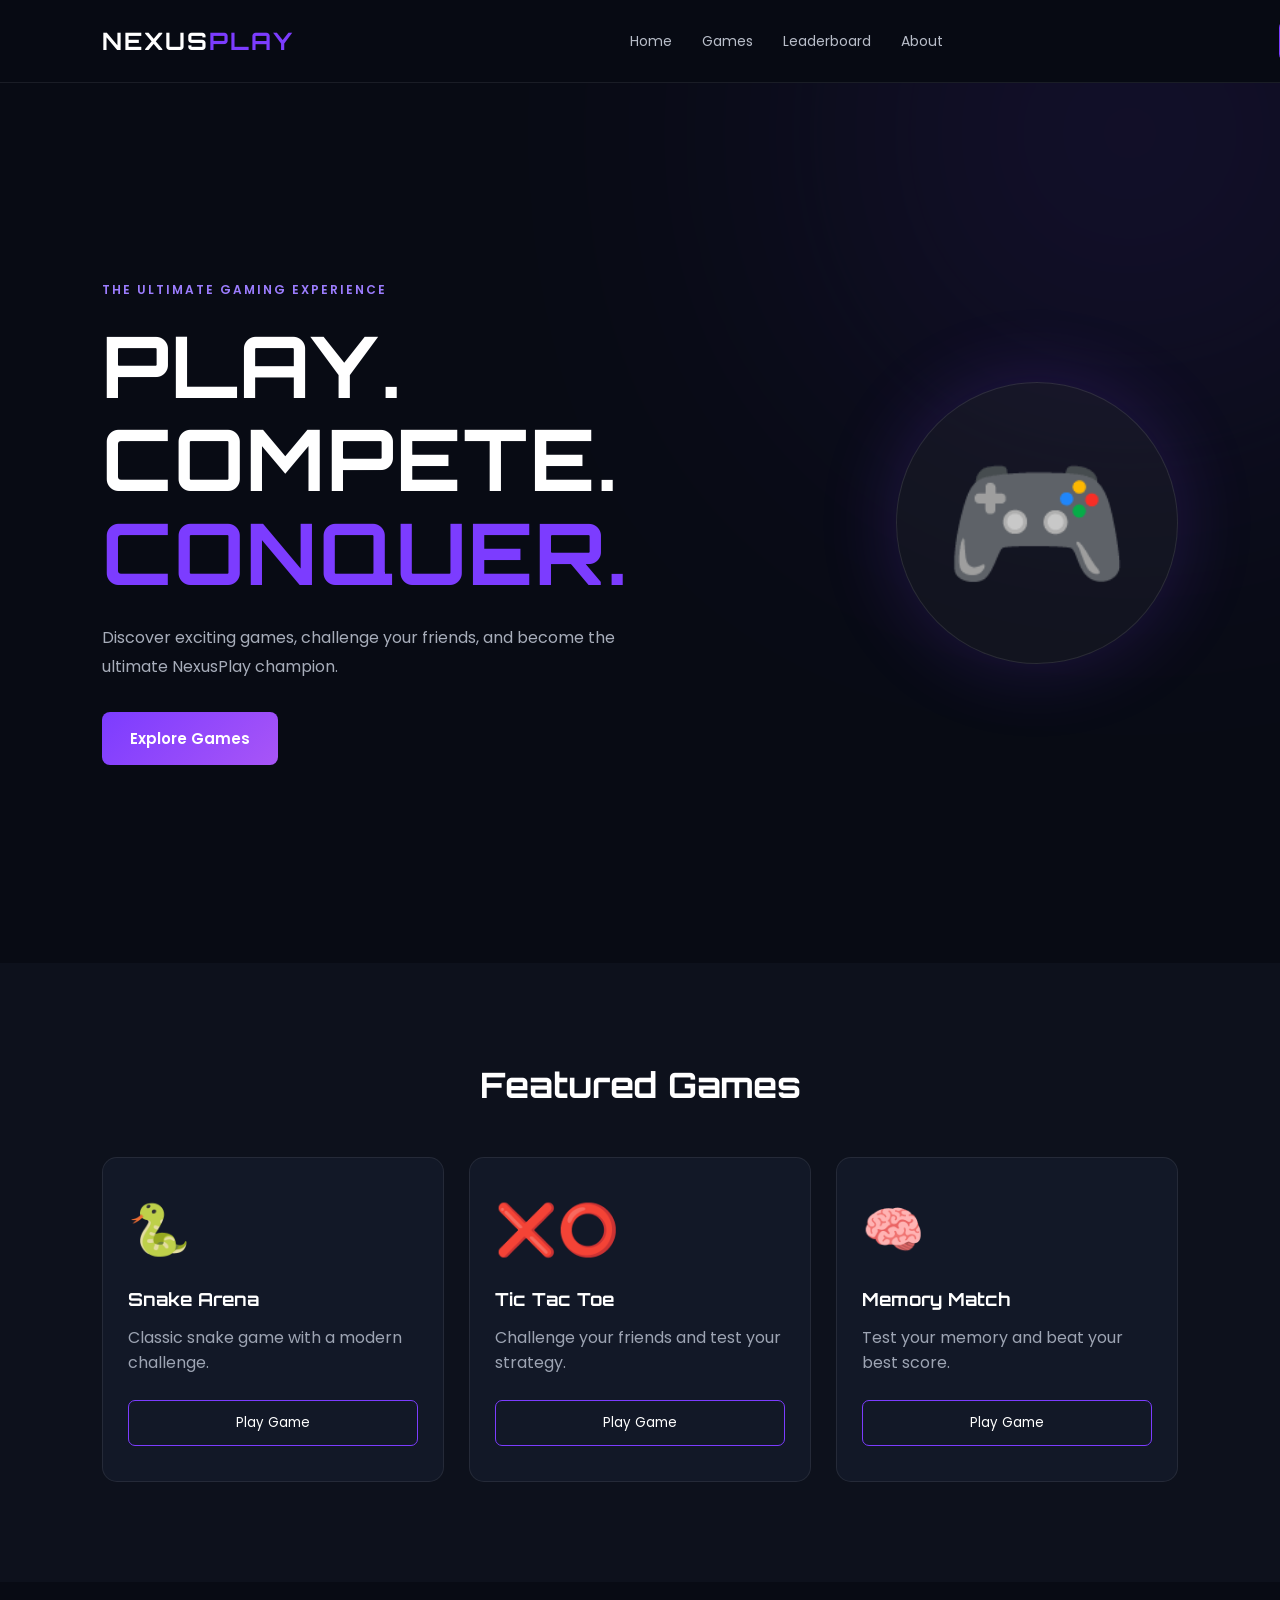
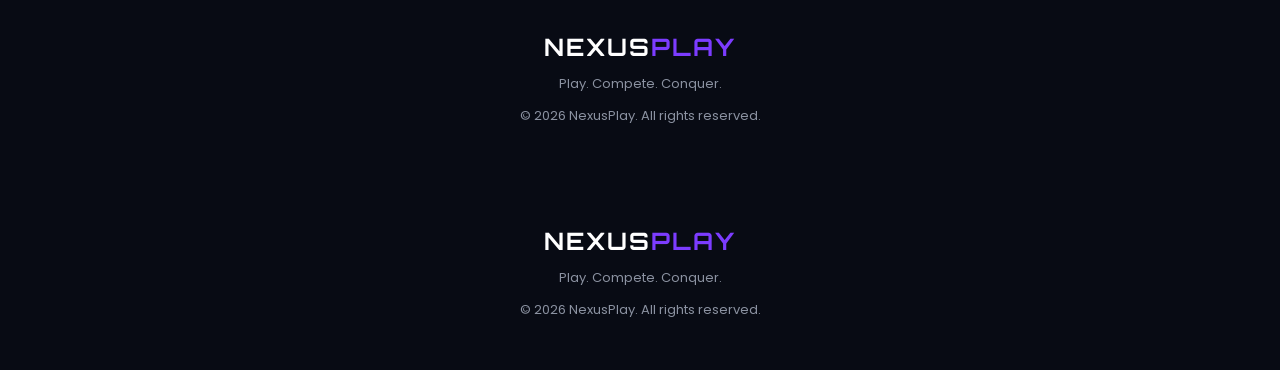
<file: index.html>
<!DOCTYPE html>
<html lang="en">
<head>
    <meta charset="UTF-8">
    <meta name="viewport" content="width=device-width, initial-scale=1.0">
    <title>NexusPlay | Play. Compete. Conquer.</title>
    <link rel="stylesheet" href="style.css">
</head>

<body>

    <header>
        <h1>NEXUS<span>PLAY</span></h1>

        <nav>
            <a href="#home">Home</a>
            <a href="#games">Games</a>
            <a href="#leaderboard">Leaderboard</a>
            <a href="#about">About</a>
        </nav>

        <button class="play-btn">Play Now</button>
    </header>

    <main>

        <section class="hero" id="home">
            <div class="hero-content">
                <p class="tag">THE ULTIMATE GAMING EXPERIENCE</p>

                <h2>
                    PLAY.<br>
                    COMPETE.<br>
                    <span>CONQUER.</span>
                </h2>

                <p class="hero-text">
                    Discover exciting games, challenge your friends,
                    and become the ultimate NexusPlay champion.
                </p>

                <button class="hero-btn">Explore Games</button>
            </div>

            <div class="hero-visual">
                🎮
            </div>
        </section>

        <section class="games" id="games">
            <h2>Featured Games</h2>

            <div class="game-grid">

                <div class="game-card">
                    <div class="game-icon">🐍</div>
                    <h3>Snake Arena</h3>
                    <p>Classic snake game with a modern challenge.</p>
                    <button>Play Game</button>
                </div>

                <div class="game-card">
                    <div class="game-icon">❌⭕</div>
                    <h3>Tic Tac Toe</h3>
                    <p>Challenge your friends and test your strategy.</p>
                    <a href="tictactoe.html">
    <button>Play Game</button>
</a>
                </div>

                <div class="game-card">
                    <div class="game-icon">🧠</div>
                    <h3>Memory Match</h3>
                    <p>Test your memory and beat your best score.</p>
                    <button>Play Game</button>
                </div>

            </div>
        </section>

    </main>

    <footer>
        <h2>NEXUS<span>PLAY</span></h2>
        <p>Play. Compete. Conquer.</p>
        <p>© 2026 NexusPlay. All rights reserved.</p>
    </footer>
<footer>
    <h2>NEXUS<span>PLAY</span></h2>
    <p>Play. Compete. Conquer.</p>
    <p>© 2026 NexusPlay. All rights reserved.</p>
</footer>

<script src="script.js"></script>

</body>
</html>
</body>
</html>
</file>
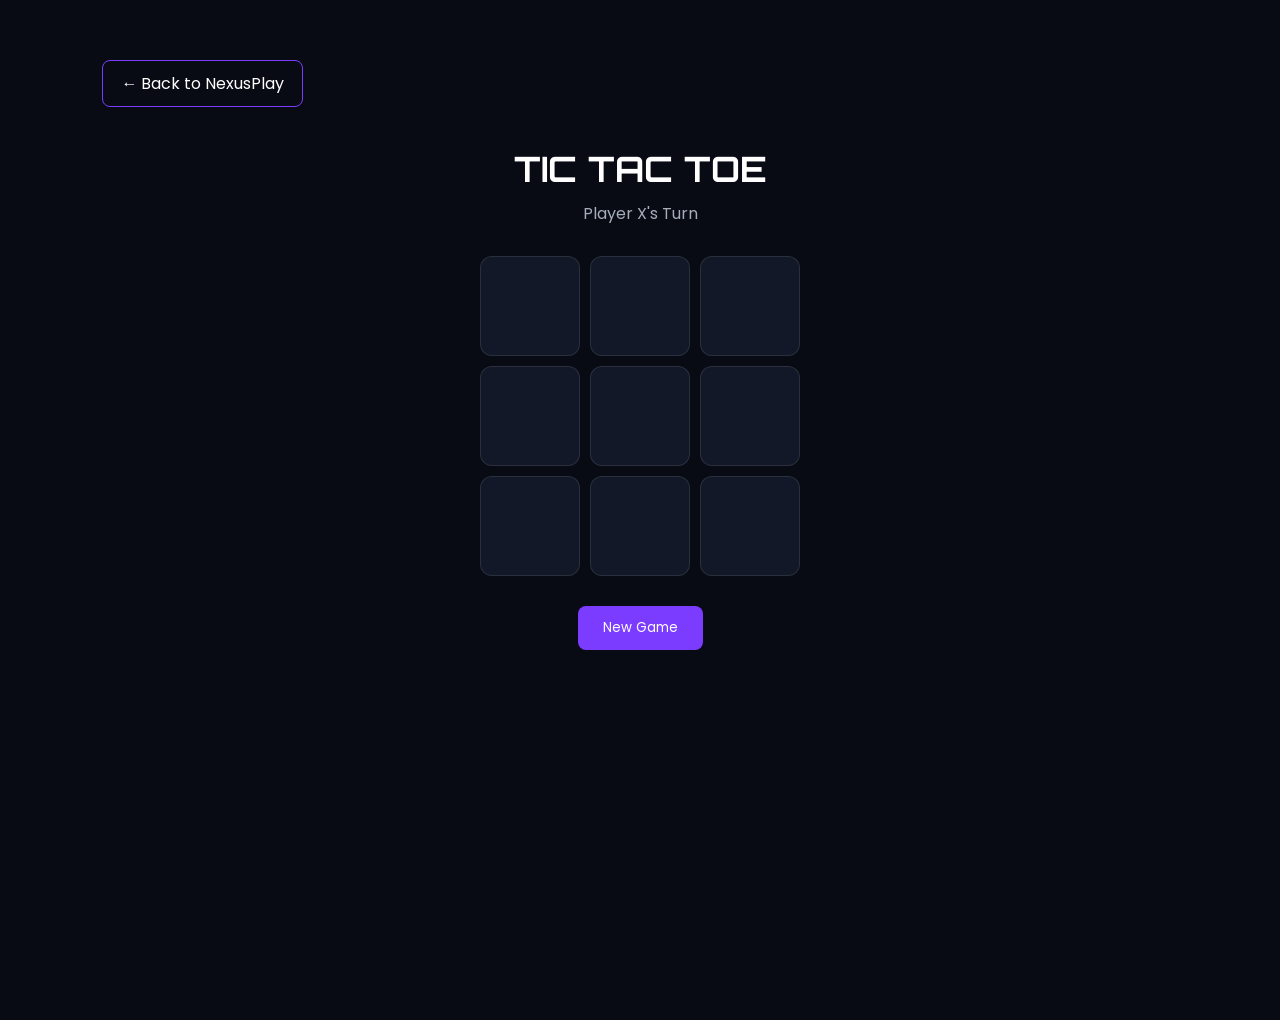
<file: tictactoe.html>
<!DOCTYPE html><html lang="en">
<head>
    <meta charset="UTF-8">
    <meta name="viewport" content="width=device-width, initial-scale=1.0"><title>Tic Tac Toe | NexusPlay</title>

<link rel="stylesheet" href="style.css">

<style>
    .game-page {
        min-height: 100vh;
        padding: 60px 8%;
        display: flex;
        flex-direction: column;
        align-items: center;
    }

    .back-btn {
        align-self: flex-start;
        color: white;
        text-decoration: none;
        margin-bottom: 40px;
        padding: 10px 18px;
        border: 1px solid #7c3cff;
        border-radius: 8px;
    }

    .game-title {
        font-family: 'Orbitron', sans-serif;
        font-size: 35px;
        margin-bottom: 10px;
    }

    .game-status {
        color: #a7adba;
        margin-bottom: 30px;
    }

    .tic-board {
        display: grid;
        grid-template-columns: repeat(3, 100px);
        gap: 10px;
    }

    .cell {
        width: 100px;
        height: 100px;
        border: none;
        border-radius: 12px;
        background: #121827;
        color: white;
        font-size: 40px;
        cursor: pointer;
        font-family: 'Orbitron', sans-serif;
        border: 1px solid rgba(255, 255, 255, 0.1);
    }

    .cell:hover {
        border-color: #7c3cff;
    }

    .reset-btn {
        margin-top: 30px;
        padding: 12px 25px;
        border: none;
        border-radius: 8px;
        background: #7c3cff;
        color: white;
        cursor: pointer;
        font-family: 'Poppins', sans-serif;
    }

    @media (max-width: 500px) {
        .tic-board {
            grid-template-columns: repeat(3, 85px);
        }

        .cell {
            width: 85px;
            height: 85px;
        }
    }
</style>

</head><body><div class="game-page">

    <a href="index.html" class="back-btn">← Back to NexusPlay</a>

    <h1 class="game-title">TIC TAC TOE</h1>

    <p class="game-status" id="status">
        Player X's Turn
    </p>

    <div class="tic-board">

        <button class="cell"></button>
        <button class="cell"></button>
        <button class="cell"></button>

        <button class="cell"></button>
        <button class="cell"></button>
        <button class="cell"></button>

        <button class="cell"></button>
        <button class="cell"></button>
        <button class="cell"></button>

    </div>

    <button class="reset-btn" onclick="resetGame()">
        New Game
    </button>

</div>
<!-- GAME RESULT POPUP -->
<div class="result-overlay" id="resultOverlay">

    <div class="result-popup">

        <div class="result-emoji" id="resultEmoji">
            🏆
        </div>

        <h2 id="resultTitle">
            You Win!
        </h2>

        <p id="resultMessage">
            Amazing game! You played brilliantly.
        </p>

        <button id="playAgainBtn">
            🔄 Play Again
        </button>

    </div>

</div>

<script src="tictactoe.js"></script>

</body>
</html>
<script src="tictactoe.js"></script>
</body>
</html>
</file>
<file: style.css>
@import url('https://fonts.googleapis.com/css2?family=Orbitron:wght@400;500;600;700;800&family=Poppins:wght@400;500;600;700&display=swap');

* { margin: 0;padding: 0 box-sizing: border-box;}

html {scroll-behavior: smooth;}

body {background: #080b14;color: white;font-family: 'Poppins', sans-serif;overflow-x: hidden;}

/* ================= HEADER ================= */

header {width: 100%;padding: 20px 8%;display: flex;align-items: center;justify-content: space-between;background: rgba(8, 11, 20, 0.95);border-bottom: 1px solid rgba(255, 255, 255, 0.08); position: sticky;top: 0; z-index: 1000;}

header h1,
footer h2 {font-family: 'Orbitron', sans-serif;font-size: 24px;letter-spacing: 2px;}

header h1 span,
footer h2 span {color: #7c3cff;}

nav {display: flex;gap: 30px;}

nav a { color: #b8bdc9;text-decoration: none;font-size: 14px; transition: 0.3s;}

nav a:hover {color: white;}

.play-btn {border: none;  background: #7c3cff; color: white; padding: 11px 20px; border-radius: 8px;cursor: pointer;font-family: 'Poppins', sans-serif;font-weight: 600;transition: 0.3s;}

.play-btn:hover { background: #9264ff;transform: translateY(-2px);}

/* ================= HERO ================= */

.hero {min-height: 80vh; padding: 80px 8%;display: flex;align-items: center; justify-content: space-between;gap: 50px; position: relative; overflow: hidden;}

.hero::before {content: ""; position: absolute;width: 500px; height: 500px;background: #7c3cff;filter: blur(180px);opacity: 0.18;top: -200px; right: -100px; border-radius: 50%;}

.hero-content {max-width: 650px;position: relative;z-index: 2;}

.tag {color: #9c7dff; font-size: 12px;font-weight: 600;letter-spacing: 2px; margin-bottom: 20px;}

.hero h2 {font-family: 'Orbitron', sans-serif;  font-size: clamp(45px, 7vw, 85px);  line-height: 1.1;letter-spacing: 2px;}

.hero h2 span { color: #7c3cff;}

.hero-text {  margin-top: 25px;  max-width: 520px; color: #a7adba; line-height: 1.8;}

.hero-btn { margin-top: 30px; background: linear-gradient(135deg, #7c3cff, #a855f7);color: white;border: none;padding: 15px 28px;border-radius: 8px;cursor: pointer;font-size: 15px;font-weight: 600; font-family: 'Poppins', sans-serif; transition: 0.3s;}

.hero-btn:hover {transform: translateY(-3px);box-shadow: 0 10px 30px rgba(124, 60, 255, 0.35);}

/* ================= GAME CONTROLLER ================= */

.hero-visual { width: 280px;height: 280px;display: flex;align-items: center; justify-content: center;font-size: 150px;background: rgba(255, 255, 255, 0.04);border: 1px solid rgba(255, 255, 255, 0.1);border-radius: 50%; position: relative;z-index: 2;  box-shadow: 0 0 80px rgba(124, 60, 255, 0.2);animation: float 4s ease-in-out infinite;}

@keyframes float {0%, 100% {transform: translateY(0px);}50% { transform: translateY(-18px); }}

/* ================= GAMES ================= */

.games {padding: 100px 8%;background: #0d111c;}

.games > h2 {text-align: center; font-family: 'Orbitron', sans-serif;font-size: 35px;margin-bottom: 50px;}

.game-grid {display: grid;grid-template-columns: repeat(3, 1fr);gap: 25px;}

.game-card { background: #121827; border: 1px solid rgba(255, 255, 255, 0.08); padding: 35px 25px;border-radius: 15px;transition: 0.35s;}

.game-card:hover {transform: translateY(-10px);border-color: #7c3cff;box-shadow: 0 15px 40px rgba(124, 60, 255, 0.15);}

.game-icon {font-size: 50px;margin-bottom: 20px;}

.game-card h3 { font-family: 'Orbitron', sans-serif;font-size: 18px;}

.game-card p {color: #9da4b3; font-size: 14px  line-height: 1.7; margin: 15px 0 25px;}

.game-card button {width: 100%;padding: 12px; border: 1px solid #7c3cff; background: transparent; color: white; border-radius: 7px;  cursor: pointer; font-family: 'Poppins', sans-serif; transition: 0.3s;}

.game-card button:hover {background: #7c3cff;}

/* ================= FOOTER ================= */

footer {padding: 50px 8%;text-align: center;background: #080b14}

footer p {color: #8b92a1;font-size: 13px;margin-top: 12px;}

/* ================= MOBILE ================= */

@media (max-width: 850px) {

    header { padding: 18px 5%;}

    nav {display: none }

    .hero { padding: 70px 7%;flex-direction: column;text-align: center; }

    .hero-content {display: flex;flex-direction: column;align-items: center;}

    .hero-visual {width: 220px;height: 220px;font-size: 110px; }

    .game-grid {grid-template-columns: 1fr;}

    .games {padding: 70px 7%; }

    .play-btn {padding: 10px 15px; }}
/* ================= RESULT POPUP ================= */

.result-overlay {
    position: fixed;
    inset: 0;
    background: rgba(5, 7, 15, 0.75);
    backdrop-filter: blur(8px);

    display: flex;
    align-items: center;
    justify-content: center;

    padding: 20px;

    opacity: 0;
    visibility: hidden;

    transition: 0.3s;

    z-index: 9999;
}

.result-overlay.show {
    opacity: 1;
    visibility: visible;
}

.result-popup {
    width: 100%;
    max-width: 380px;

    background: linear-gradient(
        145deg,
        #161d30,
        #0c101c
    );

    border: 1px solid rgba(124, 60, 255, 0.5);

    border-radius: 24px;

    padding: 40px 30px;

    text-align: center;

    box-shadow:
        0 25px 80px rgba(0, 0, 0, 0.6),
        0 0 50px rgba(124, 60, 255, 0.2);

    transform: scale(0.8) translateY(30px);

    transition: 0.35s;
}

.result-overlay.show .result-popup {
    transform: scale(1) translateY(0);
}

.result-emoji {
    font-size: 75px;
    margin-bottom: 15px;

    animation: resultFloat 2s ease-in-out infinite;
}

@keyframes resultFloat {

    0%,
    100% {
        transform: translateY(0);
    }

    50% {
        transform: translateY(-10px);
    }
}

.result-popup h2 {
    font-family: 'Orbitron', sans-serif;

    font-size: 28px;

    margin-bottom: 12px;
}

.result-popup p {
    color: #a7adba;

    line-height: 1.6;

    margin-bottom: 25px;
}

#playAgainBtn {
    width: 100%;

    padding: 14px;

    border: none;

    border-radius: 10px;

    background:
        linear-gradient(
            135deg,
            #7c3cff,
            #a855f7
        );

    color: white;

    font-size: 15px;

    font-weight: 600;

    cursor: pointer;

    font-family: 'Poppins', sans-serif;

    transition: 0.3s;
}

#playAgainBtn:hover {
    transform: translateY(-3px);

    box-shadow:
        0 10px 30px
        rgba(124, 60, 255, 0.4);
}
</file>
